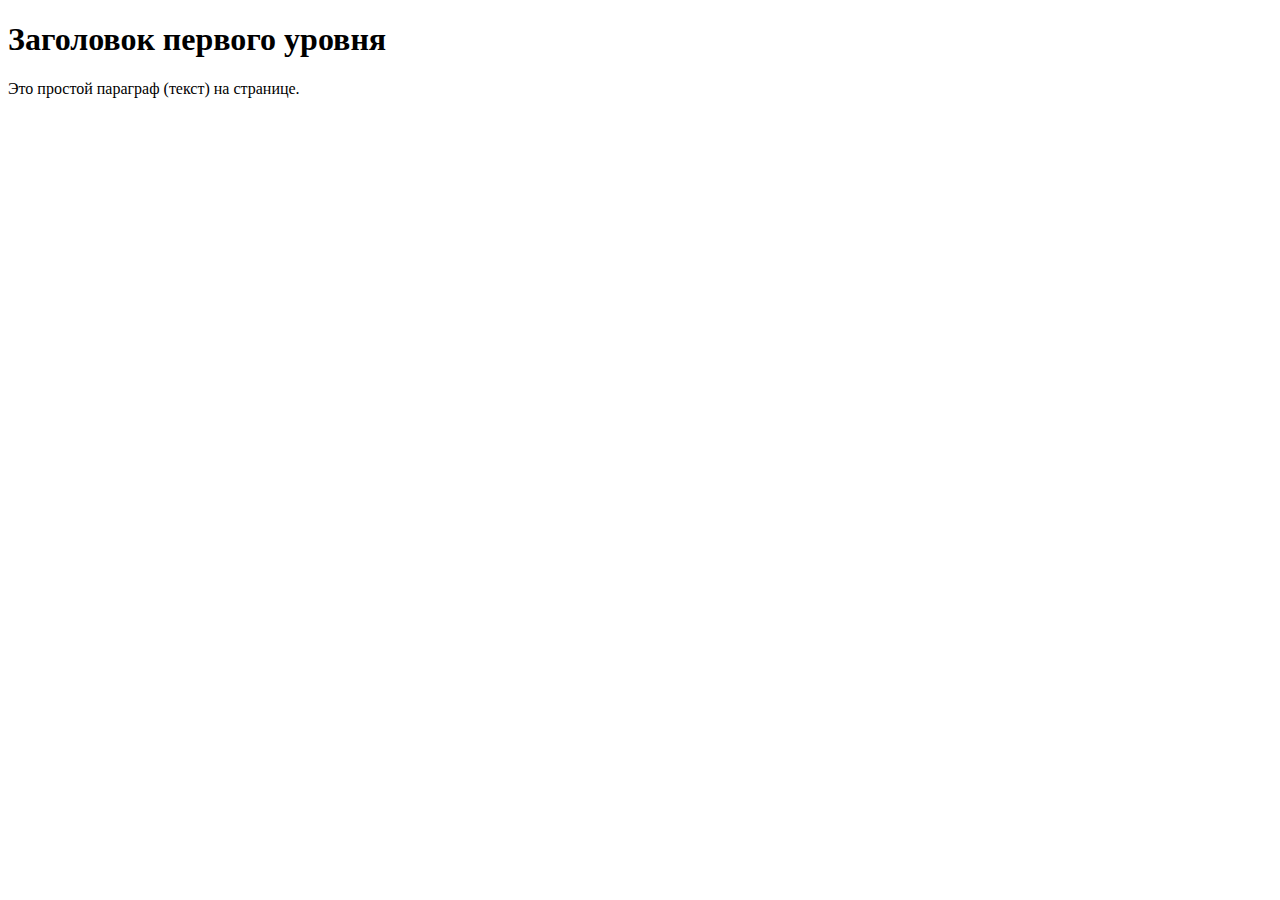
<file: index.html>
<!DOCTYPE html>
<html lang="ru">
<head>
    <meta charset="UTF-8">
    <meta name="viewport" content="width=device-width, initial-scale=1.0">
    <title>Название страницы</title>
</head>
<body>
    <h1>Заголовок первого уровня</h1>
    <p>Это простой параграф (текст) на странице.</p>
</body>
</html>
</file>
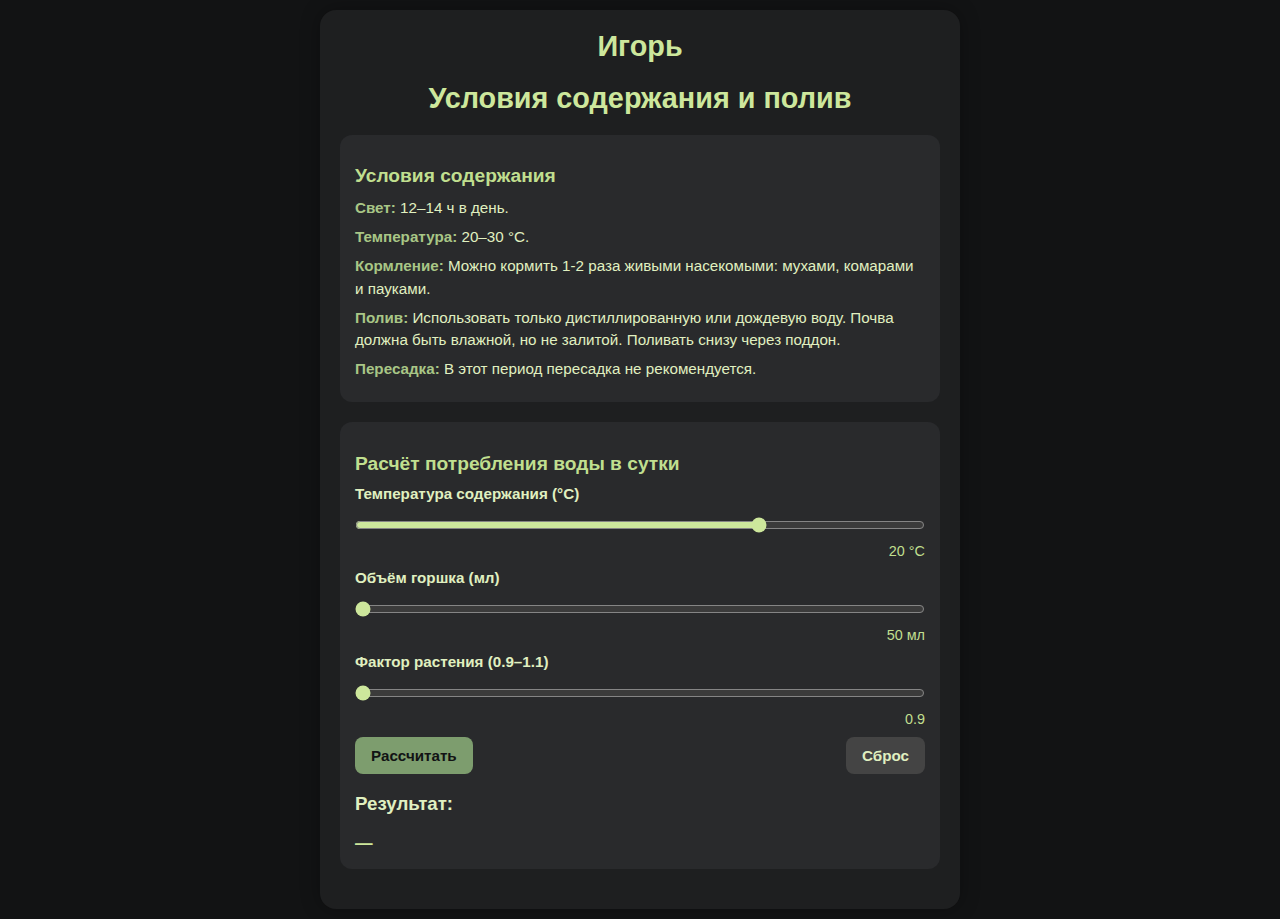
<file: Igor.html>
<!DOCTYPE html>
<html lang="ru">
<head>
<meta charset="UTF-8">
<meta name="viewport" content="width=device-width, initial-scale=1.0">
<title>Игорь — Условия содержания и полив</title>
<style>
body {
  font-family: 'Verdana', sans-serif;
  background: #121314;
  margin: 0;
  padding: 10px;
  color: #e0f0c0;
  overflow-y: auto;
}
.container {
  max-width: 600px;
  margin: auto;
  background: #1e1f20;
  border-radius: 16px;
  padding: 20px;
  box-shadow: 0 0 20px rgba(0,0,0,0.3);
  position: relative;
}
h1 { font-size: 1.8rem; margin-top:0; text-align:center; color:#cde79c; }
h2 { font-size:1.2rem; margin-bottom:10px; color:#c0df8f; }
.section { background:#292a2c; padding:15px; border-radius:12px; margin-bottom:20px; }
pre { white-space: pre-wrap; font-size:0.95rem; line-height:1.4; color:#e0f0c0; }
label { display:block; margin-bottom:10px; font-weight:bold; font-size:0.95rem; }
input[type="range"] { width:100%; margin:5px 0 10px; accent-color:#cde79c; }
.slider-value { text-align:right; font-size:0.9rem; color:#c0df8f; margin-bottom:10px; }
button { padding:10px 16px; border-radius:8px; border:none; cursor:pointer; font-weight:bold; font-size:0.95rem; transition:0.3s; }
.btn-main { background:#7d9d6e; color:#121314; }
.btn-main:hover { background:#a8c686; }
.btn-reset { background:#444; color:#e0f0c0; margin-left:10px; }
.btn-reset:hover { background:#666; }
#result { font-weight:bold; font-size:1.1rem; margin-top:5px; color:#cde79c; }
.instruction p { margin:6px 0; }
.instruction strong { color:#a8c686; }
.instruction ul { margin:4px 0 8px 20px; }
</style>
</head>
<body>

<div class="container">
  <h1>Игорь</h1>
  <h1>Условия содержания и полив</h1>

  <!-- Блок условий содержания -->
  <div class="section">
    <h2>Условия содержания</h2>
    <div id="conditions" class="instruction" style="line-height:1.5; font-size:0.95rem;">
      <p><strong>Свет:</strong> <span id="sunHours"></span> в день.</p>
      <p><strong>Температура:</strong> <span id="tempRange"></span> °C.</p>
      <p><strong>Кормление:</strong> <span id="feedingInfo"></span></p>
      <p><strong>Полив:</strong> <span id="wateringInfo"></span></p>
      <p><strong>Пересадка:</strong> <span id="repotInfo"></span></p>
    </div>
  </div>

  <!-- Блок расчета воды -->
  <div class="section">
    <h2>Расчёт потребления воды в сутки</h2>

    <label>Температура содержания (°C)</label>
    <input type="range" id="temp" min="-5" max="30" step="1" value="20">
    <div id="tempVal" class="slider-value">20 °C</div>

    <label>Объём горшка (мл)</label>
    <input type="range" id="vPot" min="50" max="1000" step="10" value="50">
    <div id="vPotVal" class="slider-value">50 мл</div>

    <label>Фактор растения (0.9–1.1)</label>
    <input type="range" id="fPlant" min="0.9" max="1.1" step="0.01" value="0.9">
    <div id="fPlantVal" class="slider-value">0.9</div>

    <div style="display:flex; flex-wrap:wrap; justify-content:space-between;">
      <button class="btn-main" onclick="calculateWater()">Рассчитать</button>
      <button class="btn-reset" onclick="resetAll()">Сброс</button>
    </div>

    <h3>Результат:</h3>
    <div id="result">—</div>
  </div>
</div>

<script>
// Текущий месяц
const now = new Date();
const month = now.getMonth() + 1;

// Функции для условий содержания
function getSeasonConditions(m) {
  if (3 <= m && m <= 5) return { hnu: [8,10], t: [15,25], N: [0,1] };
  if (6 <= m && m <= 8) return { hnu: [12,14], t: [20,30], N: [1,2] };
  if (9 <= m && m <= 11) return { hnu: [6,8], t: [5,15], N: [0] };
  return { hnu: [4,6], t: [0,10], N: [] };
}
function getSeasonConstants(m) {
  if (3 <= m && m <= 5) return { hnu: 9, T_season: 20, k_season: 1.0 };
  if (6 <= m && m <= 8) return { hnu: 13, T_season: 25, k_season: 1.3 };
  if (9 <= m && m <= 11) return { hnu: 7, T_season: 10, k_season: 0.6 };
  return { hnu: 5, T_season: 5, k_season: 0.2 };
}
const consts = getSeasonConstants(month);

// Построение инструкций
function buildInstructions() {
  const cond = getSeasonConditions(month);
  let sunHours = `${cond.hnu[0]}–${cond.hnu[1]} ч`;
  let tempRange = `${cond.t[0]}–${cond.t[1]}`;

  // Кормление
  let feedingInfo = '';
  if (cond.N.length === 2) feedingInfo = `Можно кормить 1-2 раза живыми насекомыми: мухами, комарами и пауками.`;
  else if (cond.N.length === 1) feedingInfo = "Кормление не требуется — растение готовится к спячке.";
  else feedingInfo = "Растение в состоянии покоя, кормить не нужно.";

  // Полив
  let wateringInfo = "Использовать только дистиллированную или дождевую воду. Почва должна быть влажной, но не залитой. Поливать снизу через поддон.";

  // Пересадка
  let repotInfo = month === 3 ? "Можно пересаживать в свежий субстрат из торфа и песка." : "В этот период пересадка не рекомендуется.";

  document.getElementById('sunHours').textContent = sunHours;
  document.getElementById('tempRange').textContent = tempRange;
  document.getElementById('feedingInfo').textContent = feedingInfo;
  document.getElementById('wateringInfo').textContent = wateringInfo;
  document.getElementById('repotInfo').textContent = repotInfo;
}
buildInstructions();

// Слайдеры
const sliders = ['vPot','temp','fPlant'];
sliders.forEach(id=>{
  document.getElementById(id).addEventListener('input',e=>{
    const valDiv=document.getElementById(id+'Val');
    if(id==='vPot') valDiv.textContent=e.target.value+' мл';
    else if(id==='temp') valDiv.textContent=e.target.value+' °C';
    else valDiv.textContent=e.target.value;
  });
});

// Расчет воды
function calculateWater() {
  const T=parseFloat(document.getElementById('temp').value);
  const V=parseFloat(document.getElementById('vPot').value);
  const f=parseFloat(document.getElementById('fPlant').value);
  const hnu=consts.hnu;
  const k=consts.k_season;
  const W=30*(hnu/10)*(1+0.03*(T-20))*(V/250)*k*f;
  document.getElementById('result').textContent=Math.max(0,Math.round(W))+' мл/сут';
}

// Сброс значений
function resetAll() {
  document.getElementById('temp').value=20;
  document.getElementById('tempVal').textContent='20 °C';
  document.getElementById('vPot').value=50;
  document.getElementById('vPotVal').textContent='50 мл';
  document.getElementById('fPlant').value=0.9;
  document.getElementById('fPlantVal').textContent='0.9';
  document.getElementById('result').textContent='—';
}
</script>
</body>
</html>
</file>
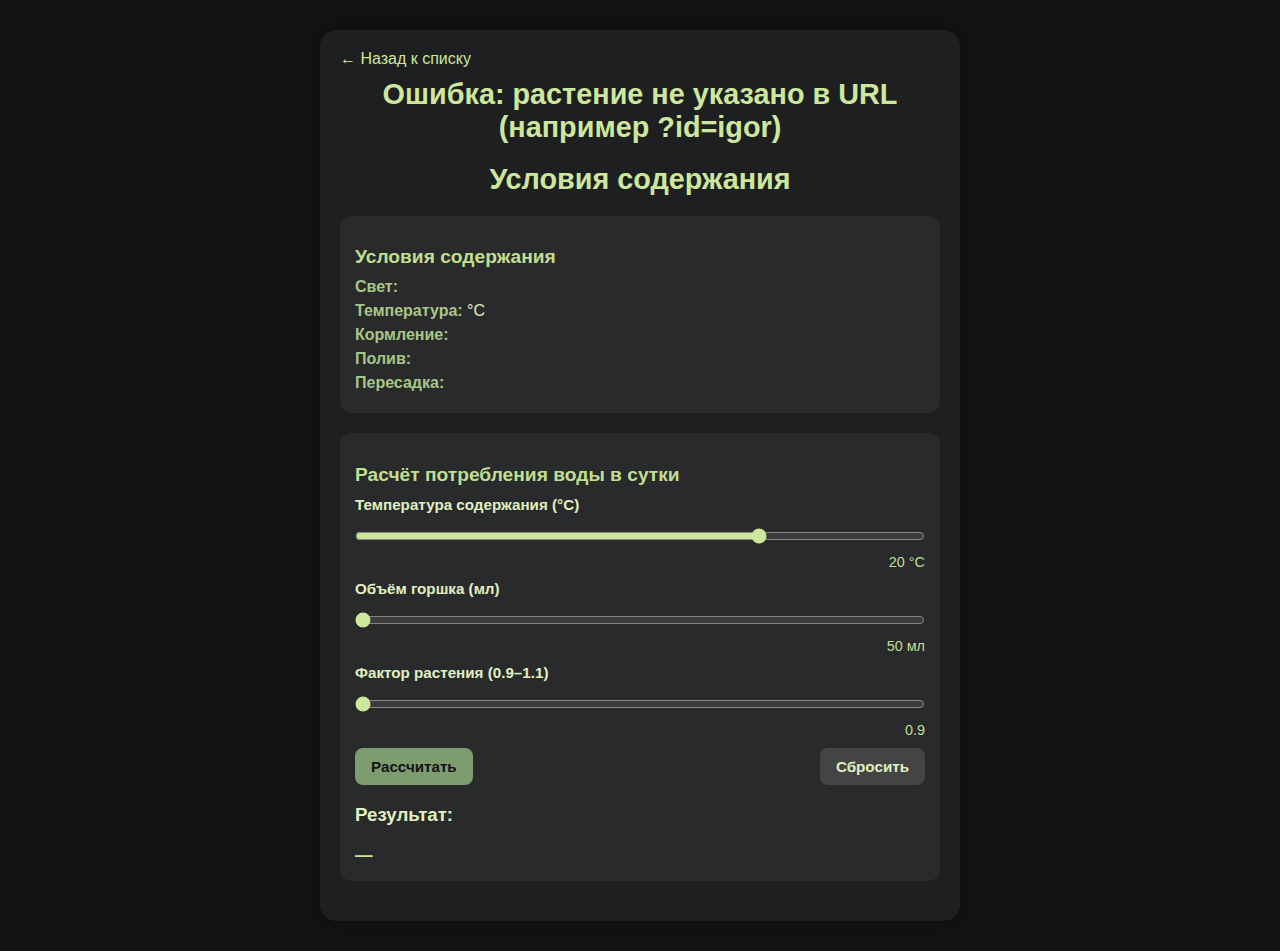
<file: plants/plant.html>
<!DOCTYPE html>
<html lang="ru">
<head>
  <meta charset="UTF-8" />
  <meta name="viewport" content="width=device-width, initial-scale=1.0"/>
  <title>Растение</title>
  <link rel="stylesheet" href="../assets/style.css" />
</head>
<body>
  <div class="container">
    <a class="back" href="../index.html">&larr; Назад к списку</a>
    <h1 id="plantName">—</h1>
    <h1>Условия содержания</h1>

    <div id="plantPhase"></div>

    <div class="section">
      <h2>Условия содержания</h2>
      <div id="conditions" class="instruction">
        <p><strong>Свет:</strong> <span id="sunHours"></span></p>
        <p><strong>Температура:</strong> <span id="tempRange"></span> °C</p>
        <p><strong>Кормление:</strong> <span id="feedingInfo"></span></p>
        <p><strong>Полив:</strong> <span id="wateringInfo"></span></p>
        <p><strong>Пересадка:</strong> <span id="repotInfo"></span></p>
      </div>
    </div>

    <div class="section">
      <h2>Расчёт потребления воды в сутки</h2>

      <label>Температура содержания (°C)</label>
      <input type="range" id="temp" min="-5" max="30" step="1" value="20">
      <div id="tempVal" class="slider-value">20 °C</div>

      <label>Объём горшка (мл)</label>
      <input type="range" id="vPot" min="50" max="1000" step="10" value="50">
      <div id="vPotVal" class="slider-value">50 мл</div>

      <label>Фактор растения (0.9–1.1)</label>
      <input type="range" id="fPlant" min="0.9" max="1.1" step="0.01" value="0.9">
      <div id="fPlantVal" class="slider-value">0.9</div>

      <div class="buttons">
        <button class="btn-main" id="btnCalc">Рассчитать</button>
        <button class="btn-reset" id="btnReset">Сбросить</button>
      </div>

      <h3>Результат:</h3>
      <div id="result">—</div>
    </div>
  </div>

  <script src="../assets/plant.js"></script>
</body>
</html>
</file>
<file: assets/style.css>
body {
  font-family: 'Verdana', sans-serif;
  background: #121314;
  margin: 0;
  padding: 10px;
  color: #e0f0c0;
  overflow-y: auto;
}
.container {
  max-width: 600px;
  width: 90%;   /* адаптивно под маленькие экраны */
  margin: 20px auto;
  background: #1e1f20;
  border-radius: 16px;
  padding: 20px;
  box-shadow: 0 0 20px rgba(0,0,0,0.3);
  position: relative;
}
a.back { display:inline-block; margin-bottom:10px; color:#cde79c; text-decoration:none; }
h1 { font-size: 1.8rem; margin-top:0; text-align:center; color:#cde79c; }
h2 { font-size:1.2rem; margin-bottom:10px; color:#c0df8f; }
.section { background:#292a2c; padding:15px; border-radius:12px; margin-bottom:20px; }
label { display:block; margin-bottom:10px; font-weight:bold; font-size:0.95rem; }
input[type="range"] { width:100%; margin:5px 0 10px; accent-color:#cde79c; }
.slider-value { text-align:right; font-size:0.9rem; color:#c0df8f; margin-bottom:10px; }
button { padding:10px 16px; border-radius:8px; border:none; cursor:pointer; font-weight:bold; font-size:0.95rem; transition:0.3s; }
.btn-main { background:#7d9d6e; color:#121314; }
.btn-main:hover { background:#a8c686; }
.btn-reset { background:#444; color:#e0f0c0; margin-left:10px; }
.btn-reset:hover { background:#666; }
#result { font-weight:bold; font-size:1.1rem; margin-top:5px; color:#cde79c; }
.instruction p { margin:6px 0; }
.instruction strong { color:#a8c686; }
.instruction ul { margin:4px 0 8px 20px; }
#plantPhase { text-align:center; font-size:1.1rem; color:#a8c686; margin-bottom:15px; }
.plant-list { list-style:none; padding:0; margin:0; display:flex; flex-wrap:wrap; gap:8px; }
.plant-list li { background:#232323; padding:10px 14px; border-radius:8px; }
.plant-list a { color:#cde79c; text-decoration:none; font-weight:600; }
.buttons { display:flex; flex-wrap:wrap; justify-content:space-between; gap:8px; }
.plant-list-vertical {
  list-style: none;
  padding: 0;
  margin: 0;
}

.plant-list-vertical li {
  display: flex;
  justify-content: space-between;
  align-items: center;
  background: #232323;
  border-radius: 8px;
  padding: 10px 14px;
  margin-bottom: 10px;
}

.plant-list-vertical .info {
  display: flex;
  flex-direction: column;
}

.plant-list-vertical .info span.name {
  font-weight: bold;
  font-size: 1.1rem;
}

.plant-list-vertical .info span.species {
  font-size: 0.95rem;
  color: #c0df8f;
}

.plant-list-vertical img {
  width: 150px;
  height: 150px;
  object-fit: cover;
  border-radius: 8px;
}
</file>
